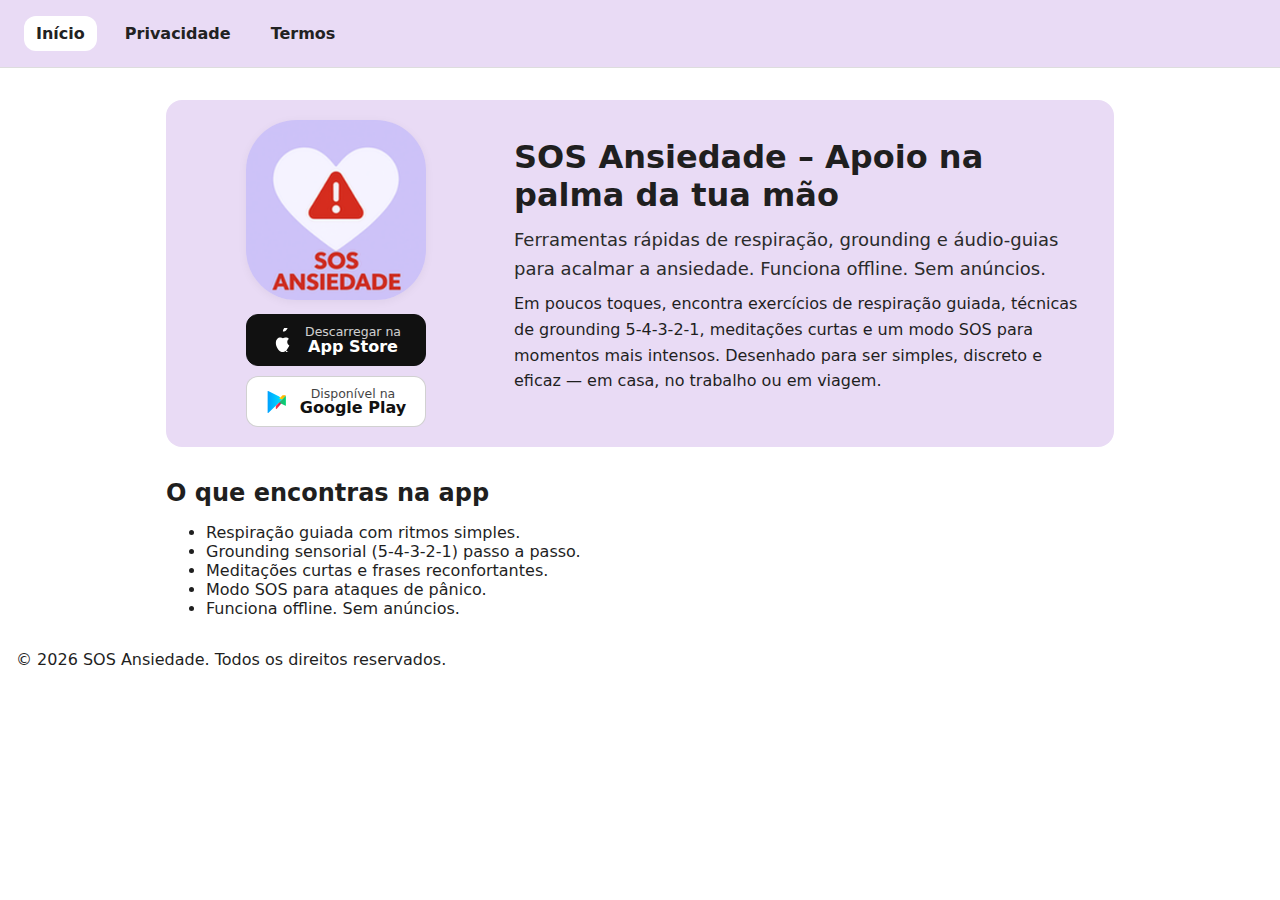
<file: index.html>
<!doctype html>
<html lang="pt">
<head>
  <meta charset="utf-8" />
  <title>SOS Ansiedade – Apoio na palma da tua mão</title>
  <meta name="viewport" content="width=device-width, initial-scale=1" />
  <meta name="description" content="Ferramentas rápidas de respiração, grounding e áudio-guias para acalmar a ansiedade. Funciona offline. Sem anúncios." />

  <link rel="canonical" href="https://www.sosansiedade.com/" />
  <meta name="theme-color" content="#E9DBF5" />

  <meta property="og:title" content="SOS Ansiedade" />
  <meta property="og:description" content="Ferramentas simples para respirar, recentrar e reduzir a ansiedade — em qualquer lugar." />
  <meta property="og:type" content="website" />
  <meta property="og:url" content="https://www.sosansiedade.com/" />
  <meta property="og:image" content="https://www.sosansiedade.com/assets/feature.png" />

  <link rel="icon" href="./favicon.png" sizes="32x32" />
  <link rel="apple-touch-icon" href="./assets/icon-180.png" />
  <link rel="manifest" href="./manifest.webmanifest" />

  <link rel="stylesheet" href="./styles.css?v=6" />

  <style>
    :root{
      --brand-bg:#E9DBF5;
      --hero-radius:16px;

      /* Coluna esquerda (ícone + botões) */
      --left-col-width: 300px;
      --logo-box:       180px;  /* tamanho do quadrado do ícone */
      --logo-radius:    28%;
      --logo-scale:     1.18;
      --gap:            28px;
      --btn-gap:        10px;
      --icon-size:      24px;   /* ✅ tamanho inteiro p/ ícones nítidos */
    }

    .container{
      max-width: 980px;
      margin: 0 auto;
      padding: 0 16px;
    }

    /* ================== HERO (lado-a-lado SEMPRE) ================== */
    #hero-fixed, #hero-fixed * { box-sizing: border-box; }
    #hero-fixed{
      display:flex !important;
      flex-direction: row !important;
      flex-wrap: nowrap !important;
      align-items: center !important;
      gap: var(--gap) !important;

      margin:32px 0 !important;
      background: var(--brand-bg) !important;
      border-radius: var(--hero-radius) !important;
      padding:20px !important;
    }

    /* ESQUERDA: ícone + botões centrados e alinhados */
    #hero-fixed .hero-left{
      flex: 0 0 var(--left-col-width) !important;
      display: flex !important;
      flex-direction: column !important;
      align-items: center !important;
      gap: 14px !important;
      min-width: 0 !important;
    }

    /* Caixa do ícone */
    #hero-fixed .logo-box{
      width: var(--logo-box) !important;
      height: var(--logo-box) !important;
      border-radius: var(--logo-radius) !important;
      overflow: hidden !important;
      display: grid !important;
      place-items: center !important;
      background: transparent !important;
      box-shadow: 0 2px 10px rgba(0,0,0,.05) !important;
    }
    #hero-fixed .logo-img{
      display:block !important;
      width:100% !important;
      height:100% !important;
      object-fit:contain !important;
      transform: scale(var(--logo-scale)) !important;
      transform-origin: center !important;
    }

    /* Botões: mesma largura do ícone e centrados */
    #hero-fixed .store-buttons{
      width: var(--logo-box) !important;
      display:flex !important;
      flex-direction: column !important;
      gap: var(--btn-gap) !important;
      align-items: stretch !important;
      justify-content: center !important;
      text-align:center !important;
    }
    #hero-fixed .store-btn{
      display:inline-flex !important;
      align-items:center !important;
      justify-content:center !important;
      gap:10px !important;
      min-height:44px !important;
      padding:10px 14px !important;
      border-radius:12px !important;
      text-decoration:none !important;
      font-weight:600 !important;
      line-height:1 !important;
      transition: transform .06s ease, box-shadow .12s ease !important;
      user-select:none !important;
      width: 100% !important;
    }
    #hero-fixed .store-btn:hover{ transform: translateY(-1px); box-shadow:0 3px 10px rgba(0,0,0,.12) !important; }
    #hero-fixed .store-btn small{ display:block; font-weight:500; opacity:.8; font-size:.78rem; line-height:1.1; }
    #hero-fixed .store-btn .label{ display:flex; flex-direction:column; }

    /* Apple: preto, texto branco */
    #hero-fixed .store-btn.apple{
      background:#111 !important; color:#fff !important; border:1px solid #111 !important;
    }
    /* Google: branco, texto preto, com contorno */
    #hero-fixed .store-btn.google{
      background:#fff !important; color:#111 !important; border:1px solid rgba(0,0,0,.18) !important;
    }

    /* ✅ Ícones super nítidos */
    #hero-fixed .store-btn svg{
      width: var(--icon-size);
      height: var(--icon-size);
      display:block;
      shape-rendering: geometricPrecision;
      text-rendering: geometricPrecision;
      image-rendering: optimizeQuality;
      vector-effect: non-scaling-stroke;
    }

    /* DIREITA: texto */
    #hero-fixed .hero-right{
      flex: 1 1 auto !important;
      min-width: 0 !important;
    }
    #hero-fixed .hero-right h1,
    #hero-fixed .hero-right .lead,
    #hero-fixed .hero-right p{
      margin-top:0 !important;
      overflow-wrap:anywhere !important;
    }
    #hero-fixed .hero-right .lead{
      font-size:1.125rem !important;
      line-height:1.6 !important;
      margin-bottom:8px !important;
    }

    @media (max-width:560px){
      :root{
        --left-col-width: 280px;
        --logo-box: 168px;
      }
    }
  </style>
</head>
<body>
  <header class="site-header" role="banner">
    <nav class="nav" aria-label="Navegação principal">
      <a href="./" class="active" aria-current="page">Início</a>
      <a href="./privacy.html">Privacidade</a>
      <a href="./terms.html">Termos</a>
    </nav>
  </header>

  <main class="container" role="main">
    <!-- HERO: coluna ESQUERDA (ícone + botões centrados) + coluna DIREITA (texto) -->
    <section id="hero-fixed" aria-label="Apresentação da app SOS Ansiedade">
      <!-- COLUNA ESQUERDA -->
      <div class="hero-left">
        <div class="logo-box">
          <img class="logo-img" src="/assets/logo.png" alt="Logótipo SOS Ansiedade">
        </div>

        <div class="store-buttons" aria-label="Descarregar a app">
          <!-- APP STORE (símbolo oficial) -->
          <a class="store-btn apple" href="#" aria-label="Brevemente na App Store">
            <svg viewBox="0 0 850 1000" aria-hidden="true" focusable="false" role="img">
              <path fill="currentColor" d="M567 80c-38 45-91 72-145 68-7-53 21-110 56-145 38-45 101-77 153-78 5 54-23 109-64 155zM736 1000c-47 14-96 0-132-22-35-21-66-21-103 0-56 33-107 30-160 8-109-47-214-213-214-365 0-141 92-223 180-223 49 0 85 25 114 25 27 0 77-27 134-27 40 0 82 15 117 58-103 63-87 224 17 270-11 28-24 55-39 81-32 56-68 104-114 195z"/>
            </svg>
            <span class="label">
              <small>Descarregar na</small>
              <b>App Store</b>
            </span>
          </a>

          <!-- GOOGLE PLAY (símbolo oficial multicolor) -->
          <a class="store-btn google" href="#" aria-label="Brevemente na Google Play">
            <svg viewBox="0 0 512 512" aria-hidden="true" focusable="false" role="img">
              <defs>
                <linearGradient id="gp-a" x1="0%" y1="0%" x2="100%" y2="0%">
                  <stop offset="0%" stop-color="#00A0FF"/>
                  <stop offset="100%" stop-color="#00E3FF"/>
                </linearGradient>
                <linearGradient id="gp-b" x1="0%" y1="0%" x2="100%" y2="0%">
                  <stop offset="0%" stop-color="#FFE000"/>
                  <stop offset="100%" stop-color="#FF9A00"/>
                </linearGradient>
                <linearGradient id="gp-c" x1="0%" y1="0%" x2="100%" y2="0%">
                  <stop offset="0%" stop-color="#FF3A44"/>
                  <stop offset="100%" stop-color="#C31162"/>
                </linearGradient>
                <linearGradient id="gp-d" x1="0%" y1="0%" x2="100%" y2="0%">
                  <stop offset="0%" stop-color="#32A071"/>
                  <stop offset="100%" stop-color="#00D775"/>
                </linearGradient>
              </defs>
              <path d="M48 21c-5-5-13-1.4-13 6.4v457.2c0 7.8 8.5 11.4 13 6.4L280.3 266.4 345 202 280.3 137.6 48 21z" fill="url(#gp-a)"/>
              <path d="M345 202l72.2-72.2c6.1-6.1 1.8-16.5-6.8-16.5h-55.3c-2.6 0-5.1 1-6.9 2.9l-68 68L345 202z" fill="url(#gp-b)"/>
              <path d="M280.3 266.4l-68 68c-1.8 1.8-2.9 4.3-2.9 6.9v55.3c0 8.6 10.4 12.9 16.5 6.8L345 266 280.3 266.4z" fill="url(#gp-c)"/>
              <path d="M417.2 129.8L345 202l-72.2 64.4L417.2 338c3 1.7 6.8-0.5 6.8-3.9V133.7c0-3.4-3.8-5.6-6.8-3.9z" fill="url(#gp-d)"/>
            </svg>
            <span class="label">
              <small>Disponível na</small>
              <b>Google Play</b>
            </span>
          </a>
        </div>
      </div>

      <!-- COLUNA DIREITA -->
      <div class="hero-right">
        <h1>SOS Ansiedade – Apoio na palma da tua mão</h1>
        <p class="lead">Ferramentas rápidas de respiração, grounding e áudio-guias para acalmar a ansiedade. Funciona offline. Sem anúncios.</p>
        <p>Em poucos toques, encontra exercícios de respiração guiada, técnicas de grounding 5-4-3-2-1, meditações curtas e um modo SOS para momentos mais intensos. Desenhado para ser simples, discreto e eficaz — em casa, no trabalho ou em viagem.</p>
      </div>
    </section>

    <!-- Secção extra (opcional) -->
    <section>
      <h2>O que encontras na app</h2>
      <ul>
        <li>Respiração guiada com ritmos simples.</li>
        <li>Grounding sensorial (5-4-3-2-1) passo a passo.</li>
        <li>Meditações curtas e frases reconfortantes.</li>
        <li>Modo SOS para ataques de pânico.</li>
        <li>Funciona offline. Sem anúncios.</li>
      </ul>
    </section>
  </main>

  <footer class="container" role="contentinfo" style="margin:32px 0 48px;">
    <p>&copy; <span id="year"></span> SOS Ansiedade. Todos os direitos reservados.</p>
  </footer>

  <script>
    document.getElementById('year').textContent = new Date().getFullYear();
  </script>
</body>
</html>
</file>
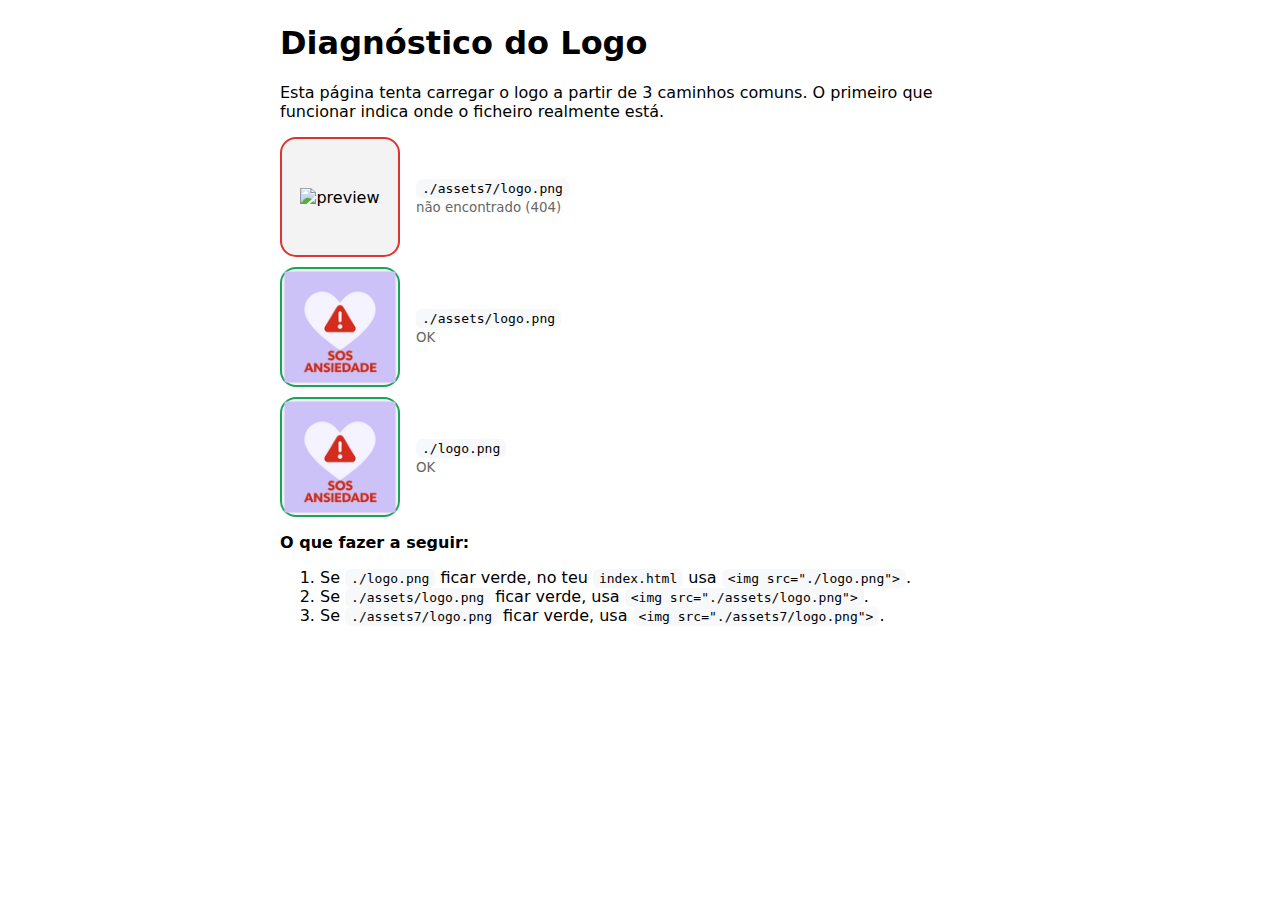
<file: logo-test.html>
<!doctype html>
<html lang="pt">
<head>
<meta charset="utf-8">
<title>Diagnóstico do Logo</title>
<meta name="viewport" content="width=device-width,initial-scale=1">
<style>
  body{font-family:system-ui,Arial,sans-serif;max-width:720px;margin:24px auto;padding:0 16px}
  .row{display:flex;gap:16px;align-items:center;margin:10px 0}
  .box{width:120px;height:120px;border-radius:16px;background:#f3f3f3;display:flex;align-items:center;justify-content:center;box-shadow:0 0 0 2px #ddd inset}
  .ok{box-shadow:0 0 0 2px #18a558 inset}
  .fail{box-shadow:0 0 0 2px #d33 inset}
  code{background:#f6f8fa;padding:2px 6px;border-radius:6px}
  small{color:#666}
</style>
</head>
<body>
<h1>Diagnóstico do Logo</h1>
<p>Esta página tenta carregar o logo a partir de 3 caminhos comuns. O primeiro que funcionar indica onde o ficheiro realmente está.</p>

<div id="tests"></div>

<script>
const paths = ['./assets7/logo.png', './assets/logo.png', './logo.png'];
const tests = document.getElementById('tests');

paths.forEach(p=>{
  const row = document.createElement('div'); row.className='row';
  const box = document.createElement('div'); box.className='box';
  const img = new Image(); img.style.maxWidth='100%'; img.style.maxHeight='100%'; img.alt='preview';

  const label = document.createElement('div');
  label.innerHTML = `<div><code>${p}</code></div><small id="s-${p}">a testar…</small>`;

  const s = label.querySelector('small');
  const t = new Image();
  t.onload = ()=>{ s.textContent='OK'; box.classList.add('ok'); img.src=p+'?v='+Date.now(); };
  t.onerror = ()=>{ s.textContent='não encontrado (404)'; box.classList.add('fail'); };
  t.src = p+'?v='+Date.now();

  box.appendChild(img);
  row.appendChild(box);
  row.appendChild(label);
  tests.appendChild(row);
});
</script>

<p><strong>O que fazer a seguir:</strong></p>
<ol>
  <li>Se <code>./logo.png</code> ficar verde, no teu <code>index.html</code> usa <code>&lt;img src="./logo.png"&gt;</code>.</li>
  <li>Se <code>./assets/logo.png</code> ficar verde, usa <code>&lt;img src="./assets/logo.png"&gt;</code>.</li>
  <li>Se <code>./assets7/logo.png</code> ficar verde, usa <code>&lt;img src="./assets7/logo.png"&gt;</code>.</li>
</ol>
</body>
</html>
</file>
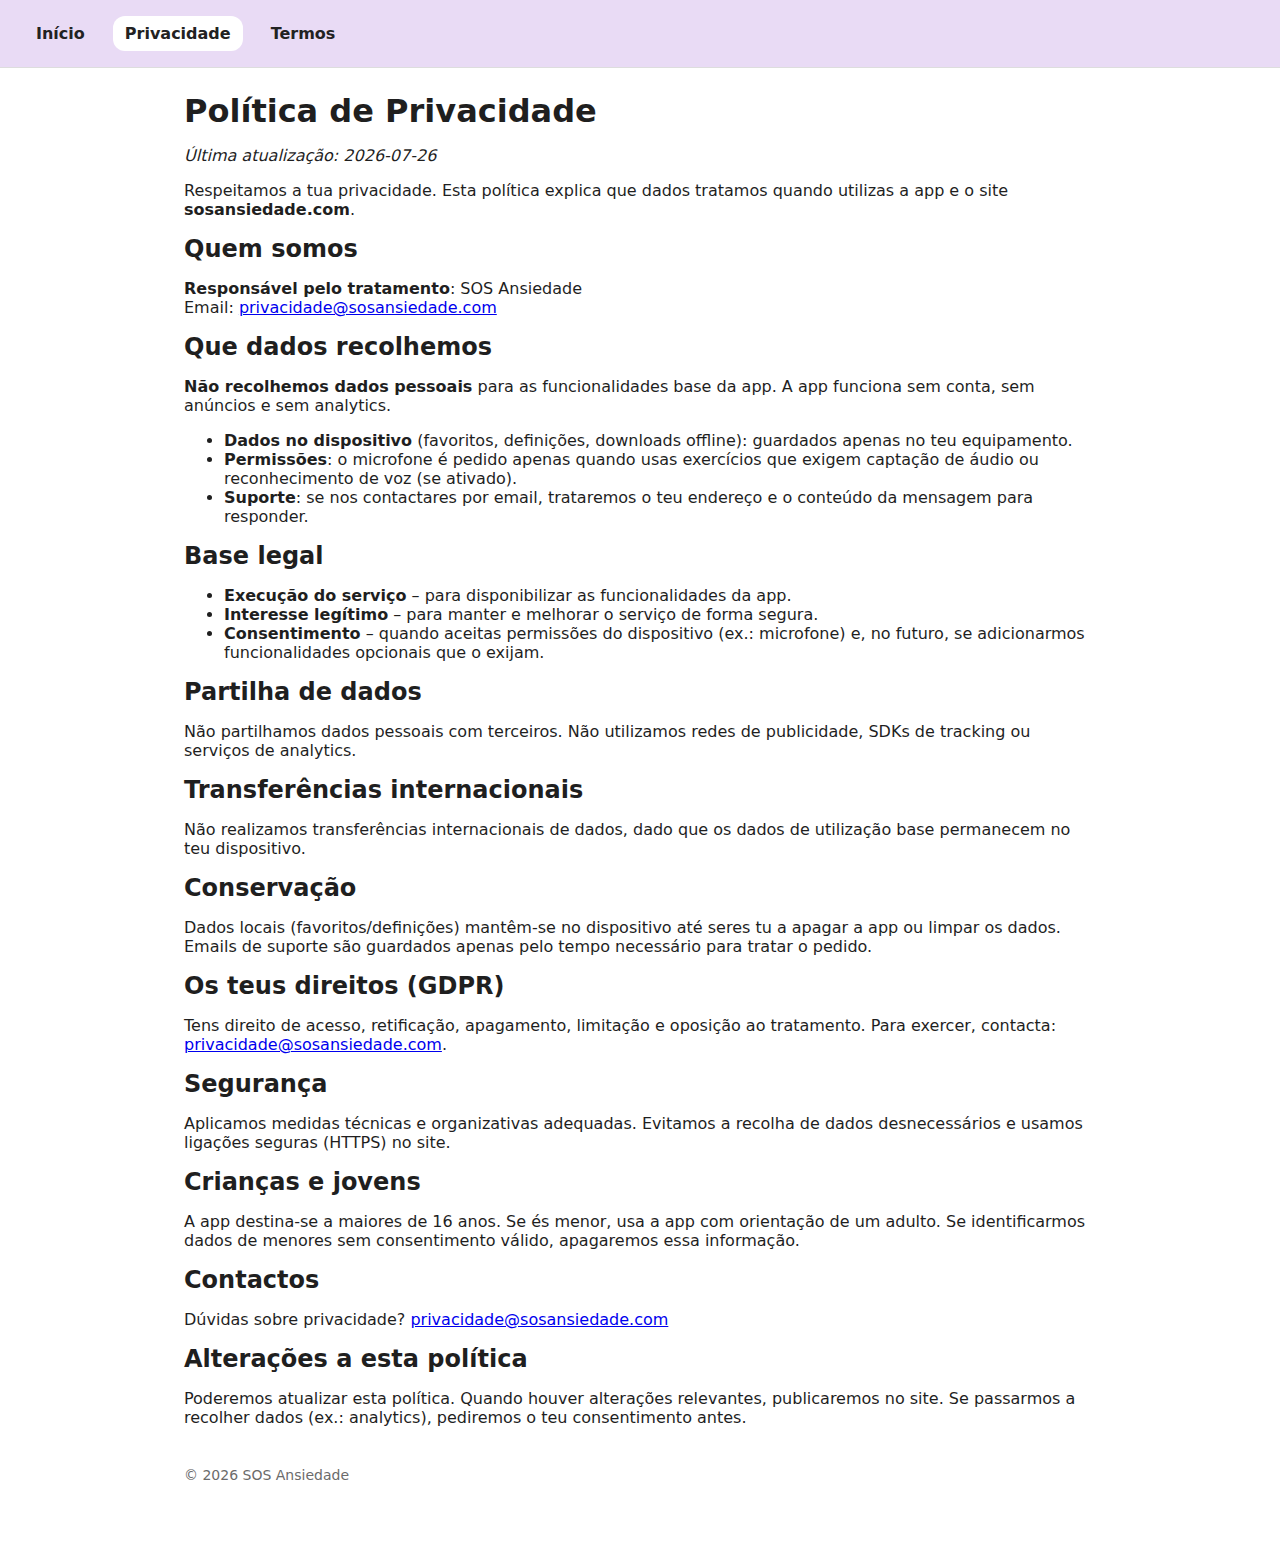
<file: privacy.html>
<!doctype html>
<html lang="pt">
<head>
  <meta charset="utf-8">
  <title>Política de Privacidade – SOS Ansiedade</title>
  <meta name="viewport" content="width=device-width, initial-scale=1">
  <meta name="description" content="Política de Privacidade da SOS Ansiedade (GDPR).">
  <link rel="stylesheet" href="./styles.css">
</head>
<body>
  <nav class="nav">
    <a href="./">Início</a>
    <a href="./privacy.html" class="active">Privacidade</a>
    <a href="./terms.html">Termos</a>
  </nav>

  <div class="container">
    <h1>Política de Privacidade</h1>
    <p><em>Última atualização: <span id="d"></span></em></p>

    <p>Respeitamos a tua privacidade. Esta política explica que dados tratamos quando utilizas a app e o site <strong>sosansiedade.com</strong>.</p>

    <h2>Quem somos</h2>
    <p><strong>Responsável pelo tratamento</strong>: SOS Ansiedade<br>
    Email: <a href="mailto:privacidade@sosansiedade.com">privacidade@sosansiedade.com</a></p>

    <h2>Que dados recolhemos</h2>
    <p><strong>Não recolhemos dados pessoais</strong> para as funcionalidades base da app. A app funciona sem conta, sem anúncios e sem analytics.</p>
    <ul>
      <li><strong>Dados no dispositivo</strong> (favoritos, definições, downloads offline): guardados apenas no teu equipamento.</li>
      <li><strong>Permissões</strong>: o microfone é pedido apenas quando usas exercícios que exigem captação de áudio ou reconhecimento de voz (se ativado).</li>
      <li><strong>Suporte</strong>: se nos contactares por email, trataremos o teu endereço e o conteúdo da mensagem para responder.</li>
    </ul>

    <h2>Base legal</h2>
    <ul>
      <li><strong>Execução do serviço</strong> – para disponibilizar as funcionalidades da app.</li>
      <li><strong>Interesse legítimo</strong> – para manter e melhorar o serviço de forma segura.</li>
      <li><strong>Consentimento</strong> – quando aceitas permissões do dispositivo (ex.: microfone) e, no futuro, se adicionarmos funcionalidades opcionais que o exijam.</li>
    </ul>

    <h2>Partilha de dados</h2>
    <p>Não partilhamos dados pessoais com terceiros. Não utilizamos redes de publicidade, SDKs de tracking ou serviços de analytics.</p>

    <h2>Transferências internacionais</h2>
    <p>Não realizamos transferências internacionais de dados, dado que os dados de utilização base permanecem no teu dispositivo.</p>

    <h2>Conservação</h2>
    <p>Dados locais (favoritos/definições) mantêm-se no dispositivo até seres tu a apagar a app ou limpar os dados. Emails de suporte são guardados apenas pelo tempo necessário para tratar o pedido.</p>

    <h2>Os teus direitos (GDPR)</h2>
    <p>Tens direito de acesso, retificação, apagamento, limitação e oposição ao tratamento. Para exercer, contacta: <a href="mailto:privacidade@sosansiedade.com">privacidade@sosansiedade.com</a>.</p>

    <h2>Segurança</h2>
    <p>Aplicamos medidas técnicas e organizativas adequadas. Evitamos a recolha de dados desnecessários e usamos ligações seguras (HTTPS) no site.</p>

    <h2>Crianças e jovens</h2>
    <p>A app destina-se a maiores de 16 anos. Se és menor, usa a app com orientação de um adulto. Se identificarmos dados de menores sem consentimento válido, apagaremos essa informação.</p>

    <h2>Contactos</h2>
    <p>Dúvidas sobre privacidade? <a href="mailto:privacidade@sosansiedade.com">privacidade@sosansiedade.com</a></p>

    <h2>Alterações a esta política</h2>
    <p>Poderemos atualizar esta política. Quando houver alterações relevantes, publicaremos no site. Se passarmos a recolher dados (ex.: analytics), pediremos o teu consentimento antes.</p>

    <div class="footer">© <span id="y"></span> SOS Ansiedade</div>
  </div>

  <script>
    const now = new Date();
    document.getElementById('y').textContent = now.getFullYear();
    document.getElementById('d').textContent = now.toISOString().slice(0,10);
  </script>
</body>
</html>
</file>
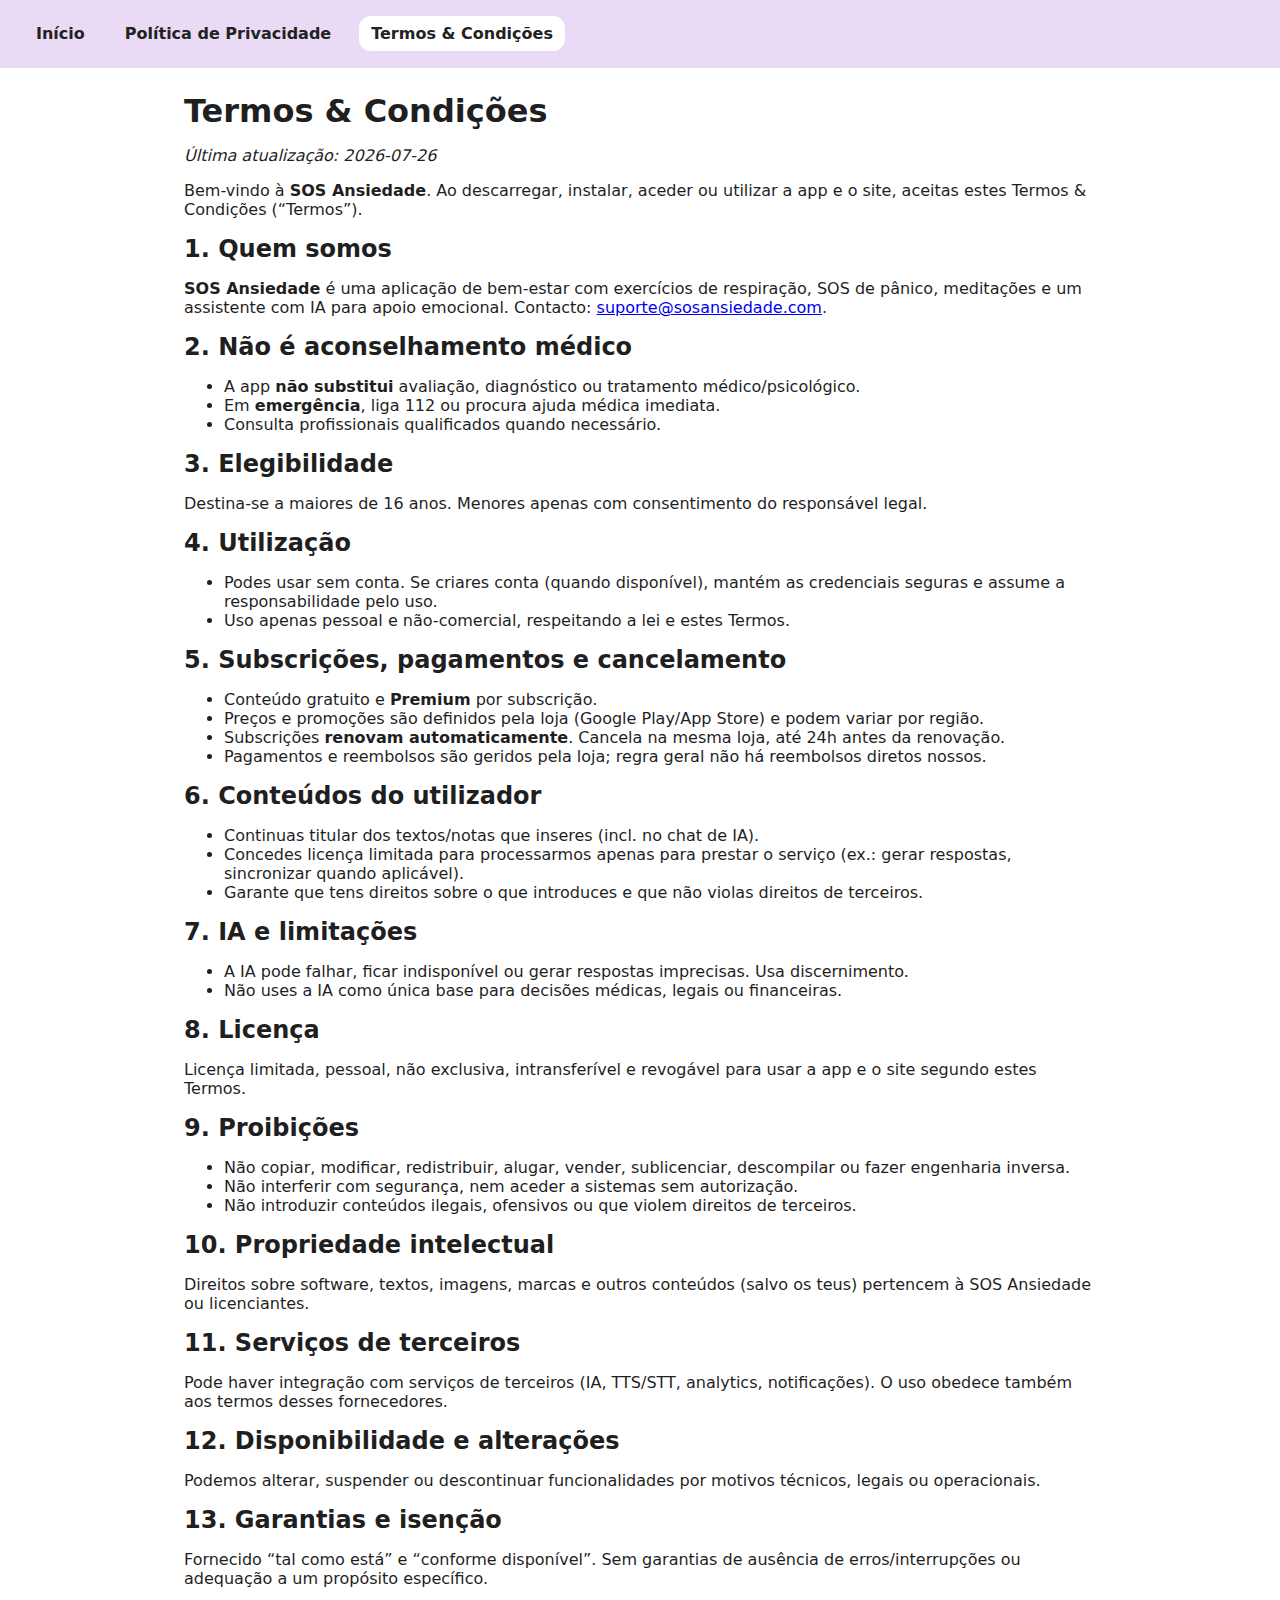
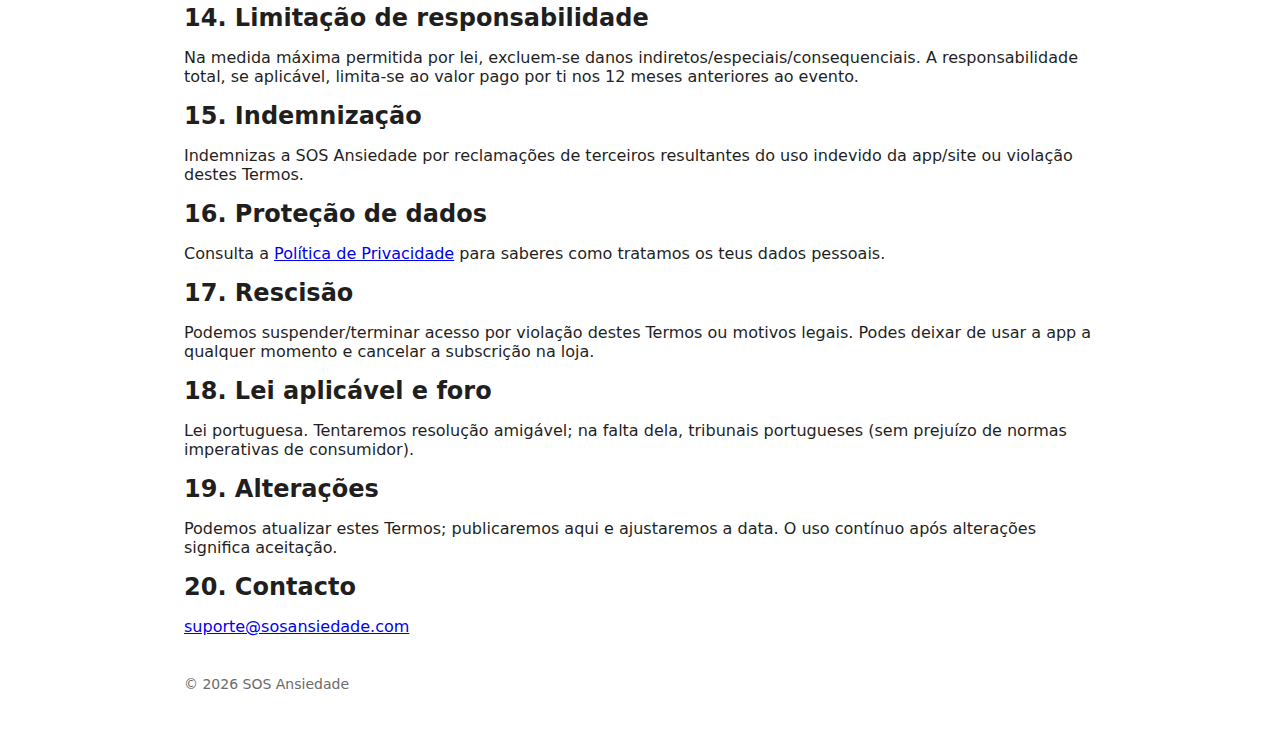
<file: terms.html>
<!doctype html>
<html lang="pt">
<head>
  <meta charset="utf-8">
  <title>Termos & Condições – SOS Ansiedade (versão nova)</title>
  <meta name="viewport" content="width=device-width, initial-scale=1">
  <!-- cache-busting para evitar versão antiga em cache -->
  <link rel="stylesheet" href="./styles.css?v=tc3">
</head>
<body>
  <nav class="nav">
    <a href="./">Início</a>
    <a href="./privacy.html">Política de Privacidade</a>
    <a href="./terms.html" class="active">Termos & Condições</a>
  </nav>

  <div class="container">
    <h1>Termos & Condições</h1>
    <p><em>Última atualização: <span id="d"></span></em></p>

    <p>Bem-vindo à <strong>SOS Ansiedade</strong>. Ao descarregar, instalar, aceder ou utilizar a app e o site, aceitas estes Termos & Condições (“Termos”).</p>

    <h2>1. Quem somos</h2>
    <p><strong>SOS Ansiedade</strong> é uma aplicação de bem-estar com exercícios de respiração, SOS de pânico, meditações e um assistente com IA para apoio emocional. Contacto: <a href="mailto:suporte@sosansiedade.com">suporte@sosansiedade.com</a>.</p>

    <h2>2. Não é aconselhamento médico</h2>
    <ul>
      <li>A app <strong>não substitui</strong> avaliação, diagnóstico ou tratamento médico/psicológico.</li>
      <li>Em <strong>emergência</strong>, liga 112 ou procura ajuda médica imediata.</li>
      <li>Consulta profissionais qualificados quando necessário.</li>
    </ul>

    <h2>3. Elegibilidade</h2>
    <p>Destina-se a maiores de 16 anos. Menores apenas com consentimento do responsável legal.</p>

    <h2>4. Utilização</h2>
    <ul>
      <li>Podes usar sem conta. Se criares conta (quando disponível), mantém as credenciais seguras e assume a responsabilidade pelo uso.</li>
      <li>Uso apenas pessoal e não-comercial, respeitando a lei e estes Termos.</li>
    </ul>

    <h2>5. Subscrições, pagamentos e cancelamento</h2>
    <ul>
      <li>Conteúdo gratuito e <strong>Premium</strong> por subscrição.</li>
      <li>Preços e promoções são definidos pela loja (Google Play/App Store) e podem variar por região.</li>
      <li>Subscrições <strong>renovam automaticamente</strong>. Cancela na mesma loja, até 24h antes da renovação.</li>
      <li>Pagamentos e reembolsos são geridos pela loja; regra geral não há reembolsos diretos nossos.</li>
    </ul>

    <h2>6. Conteúdos do utilizador</h2>
    <ul>
      <li>Continuas titular dos textos/notas que inseres (incl. no chat de IA).</li>
      <li>Concedes licença limitada para processarmos apenas para prestar o serviço (ex.: gerar respostas, sincronizar quando aplicável).</li>
      <li>Garante que tens direitos sobre o que introduces e que não violas direitos de terceiros.</li>
    </ul>

    <h2>7. IA e limitações</h2>
    <ul>
      <li>A IA pode falhar, ficar indisponível ou gerar respostas imprecisas. Usa discernimento.</li>
      <li>Não uses a IA como única base para decisões médicas, legais ou financeiras.</li>
    </ul>

    <h2>8. Licença</h2>
    <p>Licença limitada, pessoal, não exclusiva, intransferível e revogável para usar a app e o site segundo estes Termos.</p>

    <h2>9. Proibições</h2>
    <ul>
      <li>Não copiar, modificar, redistribuir, alugar, vender, sublicenciar, descompilar ou fazer engenharia inversa.</li>
      <li>Não interferir com segurança, nem aceder a sistemas sem autorização.</li>
      <li>Não introduzir conteúdos ilegais, ofensivos ou que violem direitos de terceiros.</li>
    </ul>

    <h2>10. Propriedade intelectual</h2>
    <p>Direitos sobre software, textos, imagens, marcas e outros conteúdos (salvo os teus) pertencem à SOS Ansiedade ou licenciantes.</p>

    <h2>11. Serviços de terceiros</h2>
    <p>Pode haver integração com serviços de terceiros (IA, TTS/STT, analytics, notificações). O uso obedece também aos termos desses fornecedores.</p>

    <h2>12. Disponibilidade e alterações</h2>
    <p>Podemos alterar, suspender ou descontinuar funcionalidades por motivos técnicos, legais ou operacionais.</p>

    <h2>13. Garantias e isenção</h2>
    <p>Fornecido “tal como está” e “conforme disponível”. Sem garantias de ausência de erros/interrupções ou adequação a um propósito específico.</p>

    <h2>14. Limitação de responsabilidade</h2>
    <p>Na medida máxima permitida por lei, excluem-se danos indiretos/especiais/consequenciais. A responsabilidade total, se aplicável, limita-se ao valor pago por ti nos 12 meses anteriores ao evento.</p>

    <h2>15. Indemnização</h2>
    <p>Indemnizas a SOS Ansiedade por reclamações de terceiros resultantes do uso indevido da app/site ou violação destes Termos.</p>

    <h2>16. Proteção de dados</h2>
    <p>Consulta a <a href="./privacy.html">Política de Privacidade</a> para saberes como tratamos os teus dados pessoais.</p>

    <h2>17. Rescisão</h2>
    <p>Podemos suspender/terminar acesso por violação destes Termos ou motivos legais. Podes deixar de usar a app a qualquer momento e cancelar a subscrição na loja.</p>

    <h2>18. Lei aplicável e foro</h2>
    <p>Lei portuguesa. Tentaremos resolução amigável; na falta dela, tribunais portugueses (sem prejuízo de normas imperativas de consumidor).</p>

    <h2>19. Alterações</h2>
    <p>Podemos atualizar estes Termos; publicaremos aqui e ajustaremos a data. O uso contínuo após alterações significa aceitação.</p>

    <h2>20. Contacto</h2>
    <p><a href="mailto:suporte@sosansiedade.com">suporte@sosansiedade.com</a></p>

    <div class="footer">© <span id="y"></span> SOS Ansiedade</div>
  </div>

  <script>
    const now = new Date();
    document.getElementById('y').textContent = now.getFullYear();
    document.getElementById('d').textContent = now.toISOString().slice(0,10);
  </script>
</body>
</html>
</file>
<file: styles.css>
:root{
  --brand:#E9DBF5;
  --text:#1f1f1f;
  --muted:#6b6b6b;
}

/* base */
*{box-sizing:border-box}
html,body{
  margin:0;padding:0;
  font-family:system-ui,-apple-system,Segoe UI,Roboto,Inter,Arial,sans-serif;
  color:var(--text);background:#fff
}
.container{max-width:960px;margin:0 auto;padding:24px}

/* nav */
.nav{
  display:flex;gap:16px;flex-wrap:wrap;align-items:center;
  padding:16px 24px;background:var(--brand);border-bottom:1px solid #ddd
}
.nav a{
  text-decoration:none;color:#222;font-weight:600;
  padding:8px 12px;border-radius:12px
}
.nav a.active,.nav a:hover{background:#fff}

/* HERO (logo + texto) */
.hero{
  display:grid;
  grid-template-columns: 120px 1fr; /* coluna do logo mais estreita */
  gap:28px;                         /* mais espaço entre logo e texto */
  align-items:center;
  margin:32px 0;
}

/* Ícone da app (não sobrepor texto) */
.hero img{
  width:112px;height:112px;         /* menor para garantir folga */
  object-fit:contain;
  justify-self:start;               /* encosta à esquerda da coluna */
  margin-left:-8px;                 /* empurra ligeiramente para a esquerda */
  background:#fff;
  border-radius:28%;                /* look de app */
  border:1px solid rgba(0,0,0,.06);
  box-shadow:0 2px 10px rgba(0,0,0,.05);
}

/* Conteúdo do hero */
.hero-copy{min-width:0}
.lead{margin:8px 0 10px;color:#2b2b2b}

/* CTA */
.cta{display:flex;gap:12px;flex-wrap:wrap;margin:20px 0}
.btn{
  display:inline-block;padding:12px 16px;border-radius:12px;
  border:1px solid #ccc;text-decoration:none;color:#111;background:#fff
}
.btn.primary{background:#111;color:#fff;border-color:#111}

/* footer e tipografia */
.footer{margin:40px 0;color:var(--muted);font-size:14px}
h1,h2{margin:0 0 12px}
main p{line-height:1.6}
kbd{
  background:#f3f3f3;border:1px solid #ddd;border-bottom-color:#ccc;
  border-radius:6px;padding:2px 6px
}

/* Acessibilidade: foco visível */
:focus-visible{outline:3px solid #7b5cb0;outline-offset:2px}

/* Preferência do utilizador: reduzir animações */
@media (prefers-reduced-motion: reduce){
  *{animation-duration:0.001ms !important;animation-iteration-count:1 !important;transition-duration:0.001ms !important}
}

/* Mobile: empilha e reduz ligeiramente o ícone */
@media (max-width:640px){
  .hero{
    grid-template-columns:1fr; /* logo em cima, texto em baixo */
    text-align:center;gap:14px;
  }
  .hero img{
    justify-self:center;margin-left:0;
    width:108px;height:108px;   /* um toque menor no telemóvel */
  }
}
</file>
